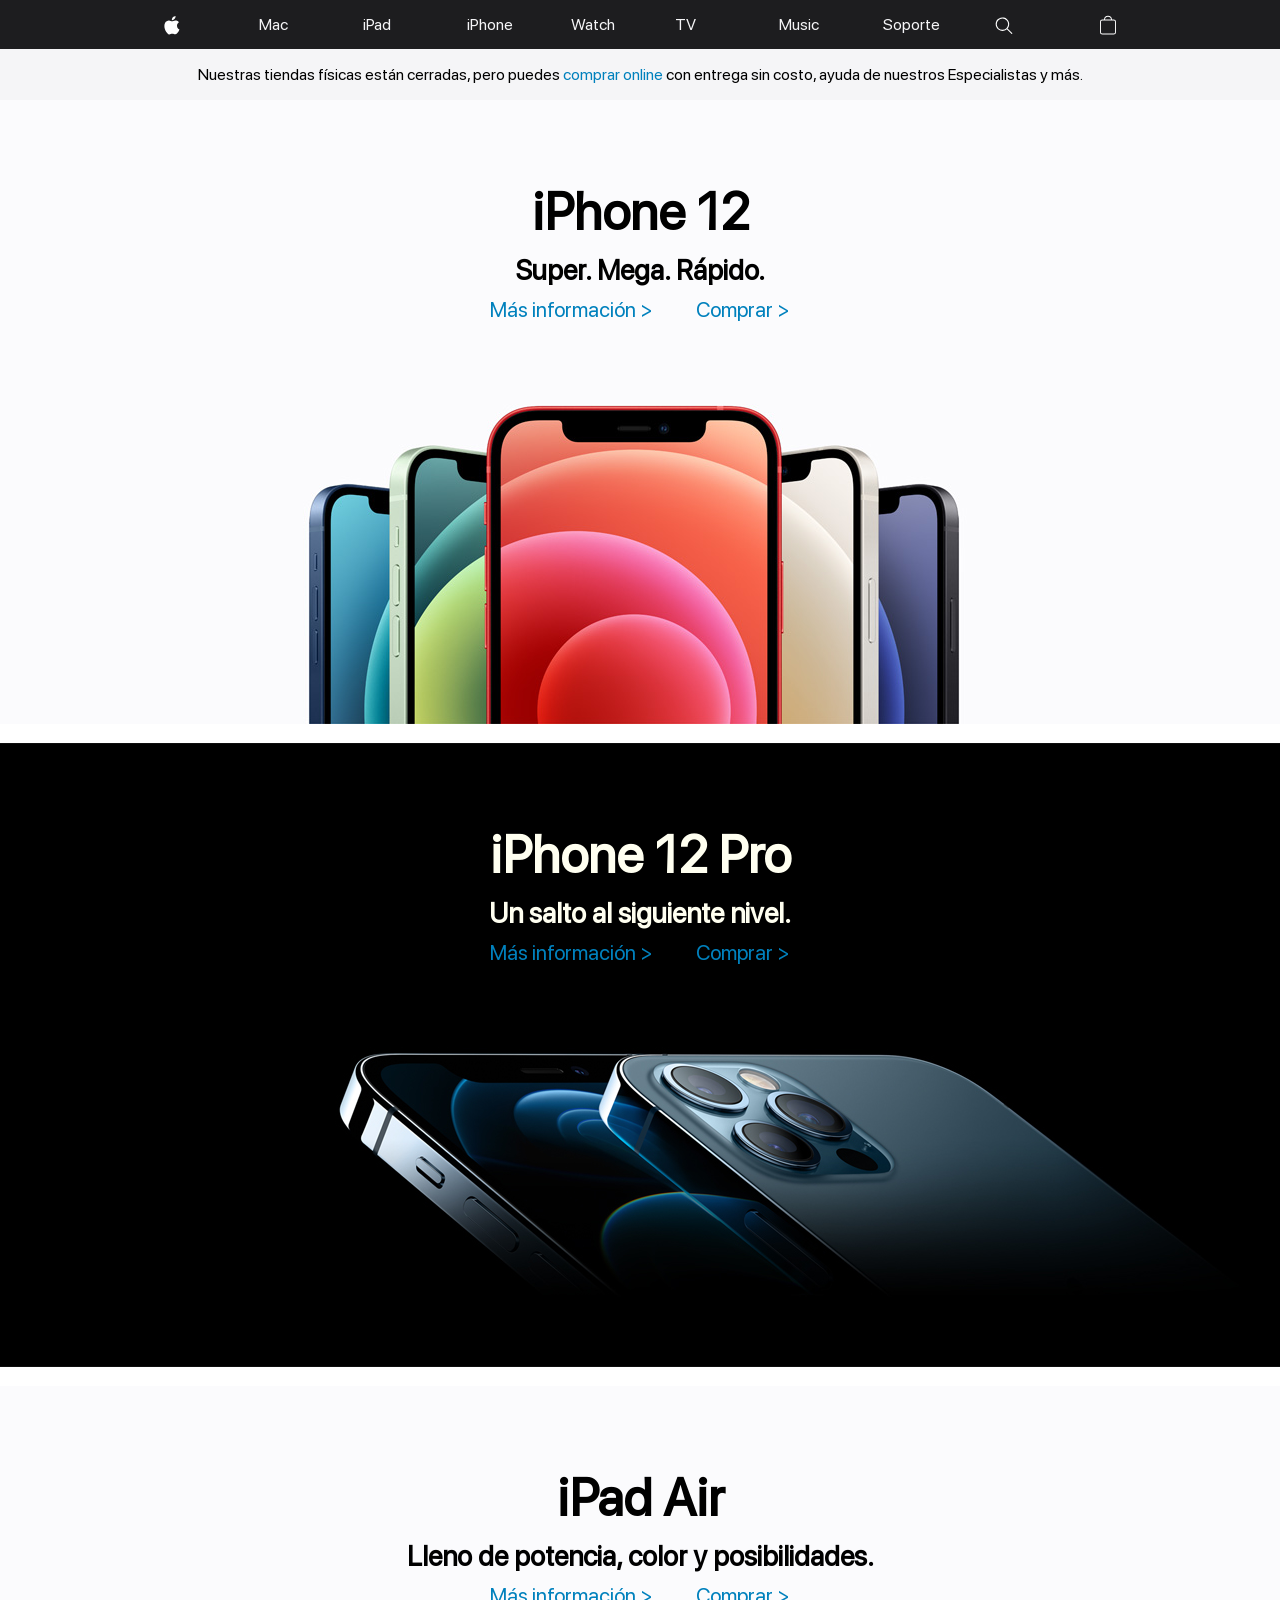
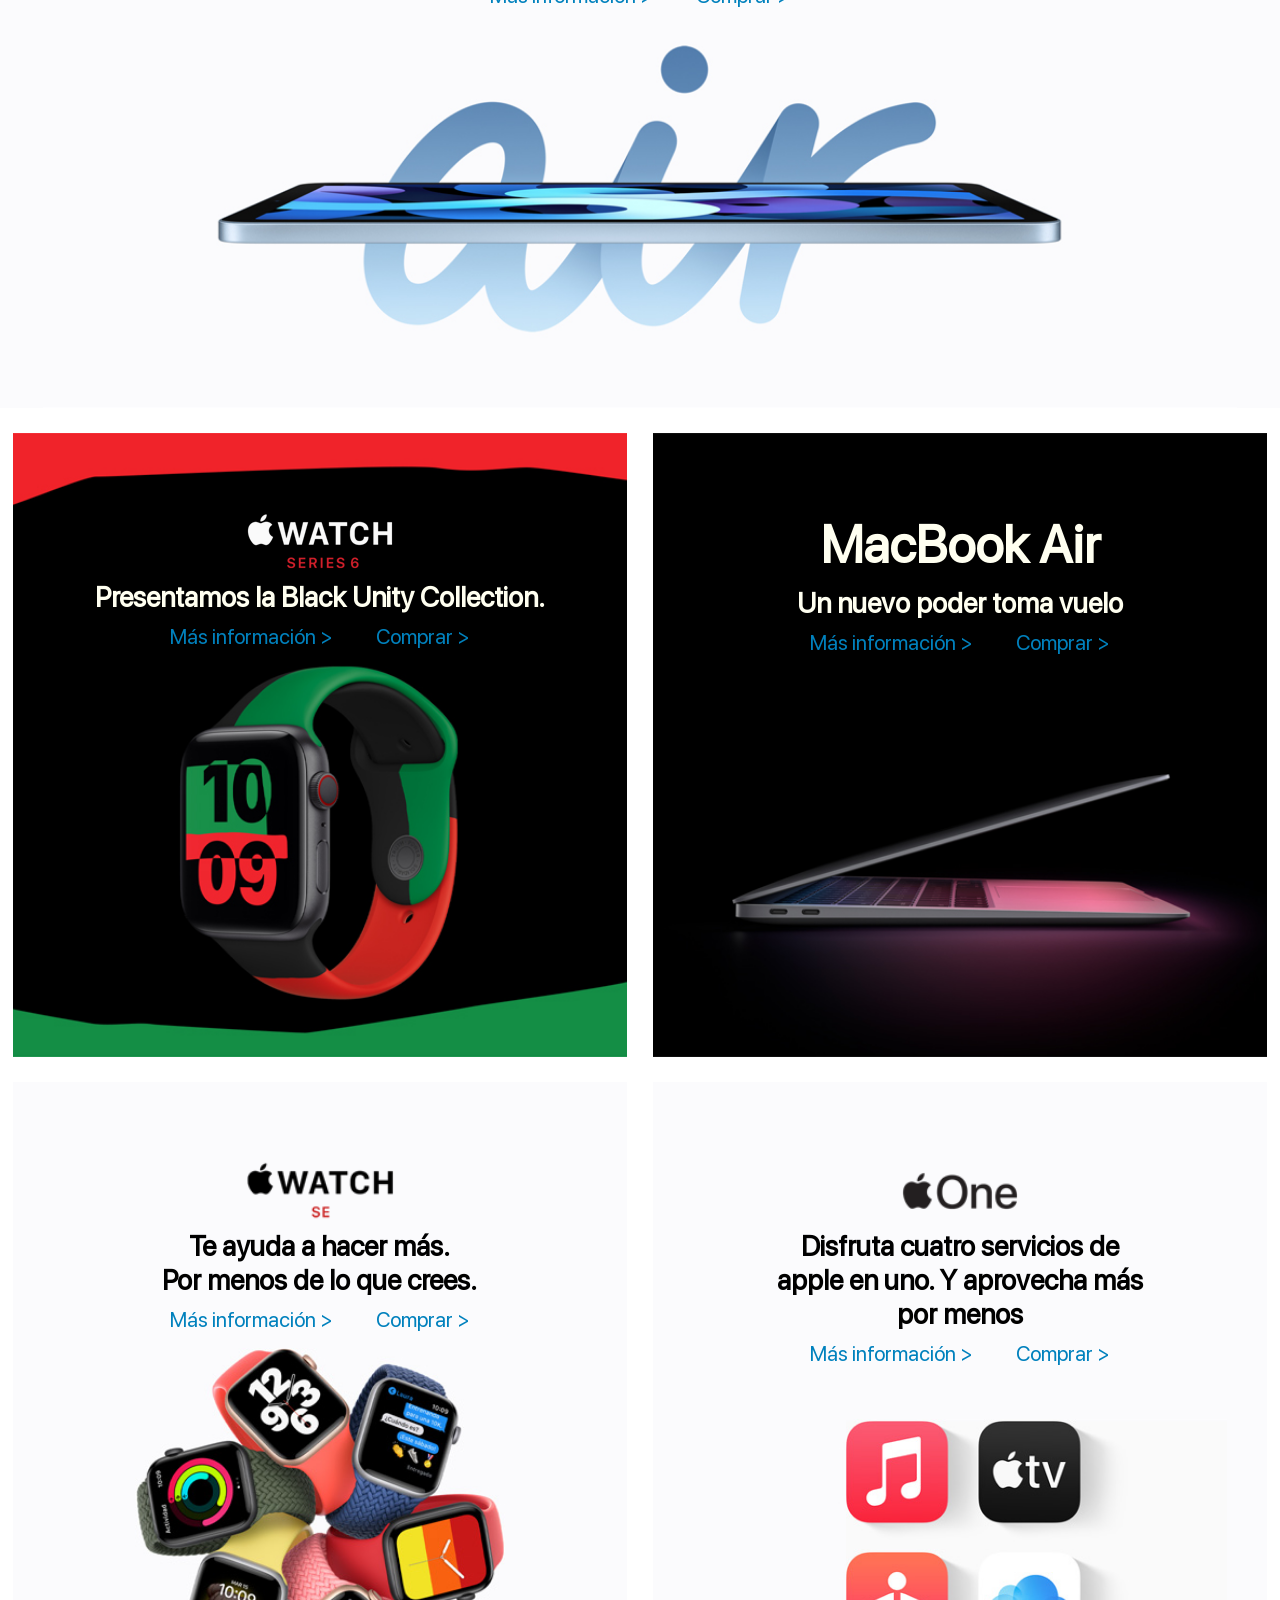
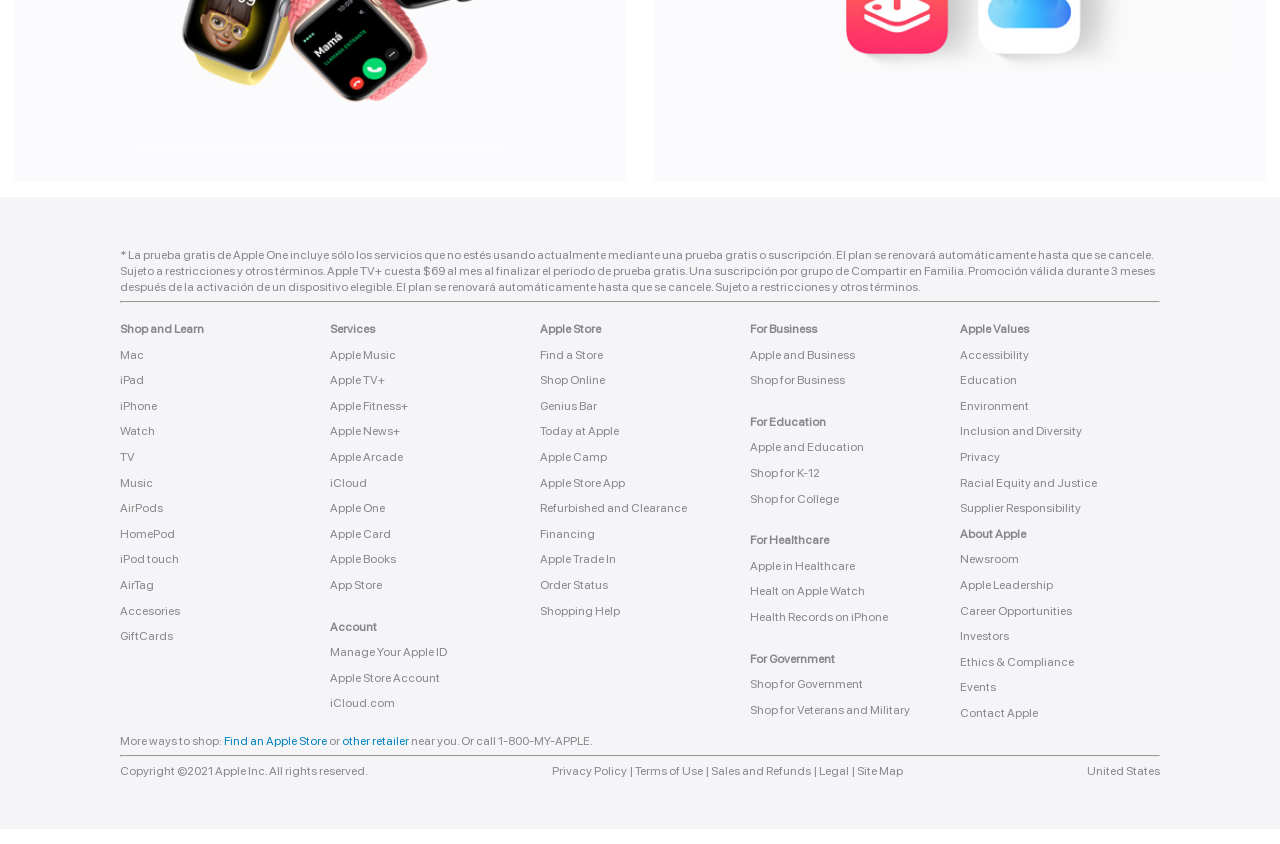
<file: Apple/index.html>
<!DOCTYPE html>
<html lang="es">
    <head>
        <meta charset="UTF-8" />
        <title>Apple (México)</title>
        <link rel="icon" type="image/svg" href="./Images/apple-logo.svg" />
        <link rel="stylesheet" href="./index.css" />
    </head>
    <body>
        <header>
            <ol class="menu-header">
                <li class="menu-element home"></li>
                <li class="menu-element">Mac</li>
                <li class="menu-element">iPad</li>
                <li class="menu-element">iPhone</li>
                <li class="menu-element">Watch</li>
                <li class="menu-element">TV</li>
                <li class="menu-element">Music</li>
                <li class="menu-element">Soporte</li>
                <li class="menu-element search"></li>
                <li class="menu-element store"></li>
            </ol>
        </header>
        <section class="advice">
            <p>
                Nuestras tiendas físicas están cerradas, pero puedes <a href="#">comprar online</a> con entrega sin costo, ayuda de nuestros Especialistas y más.
            </p>
        </section>
        <section class="products big">
            <div class="content-box" id="imagen-iphone-12">
                <a href="#"></a>
                <div class="contenido">
                    <h2>iPhone 12</h2>
                    <h3>Super. Mega. Rápido.</h3>
                </div>
                <div class="links">
                    <a href="#">Más información ></a>
                    <a href="#">Comprar ></a>
                </div>
            </div>
            <br>
        </section>
        <section class="products big">
            <div class="content-box" id="imagen-iphone-12-Pro">
                <a href="#"></a>
                <div class="contenido">
                    <h2>iPhone 12 Pro</h2>
                    <h3>Un salto al siguiente nivel.</h3>
                </div>
                <div class="links">
                    <a href="#">Más información ></a>
                    <a href="#">Comprar ></a>
                </div>
            </div>
            <br>
        </section>
        <section class="products big">
            <div class="content-box ipad-air" >
                <a href="#"></a>
                <div class="contenido">
                    <h2>iPad Air</h2>
                    <h3>Lleno de potencia, color y posibilidades.</h3>
                </div>
                <div class="links">
                    <a href="#">Más información ></a>
                    <a href="#">Comprar ></a>
                </div>
            </div>
            <figure id="imagen-ipad-air"></figure>
        </section>
        <section class="products-small">
            <div class="content-box small" id="imagen-watch-series-6">
                <a href="#"></a>
                <div class="contenido">
                    <h2 id="logo-watch-series-6"></h2>
                    <h3>Presentamos la Black Unity Collection.</h3>
                </div>
                <div class="links">
                    <a href="#">Más información ></a>
                    <a href="#">Comprar ></a>
                </div>
            </div>
            <div class="content-box small" id="imagen-macbook-air">
                <a href="#"></a>
                <div class="contenido">
                    <h2>MacBook Air</h2>
                    <h3>Un nuevo poder toma vuelo</h3>
                </div>
                <div class="links">
                    <a href="#">Más información ></a>
                    <a href="#">Comprar ></a>
                </div>
            </div>
            <div class="content-box small" id="section-watch-series-se">
                <a href="#"></a>
                <div class="contenido">
                    <h2 id="logo-watch-series-SE"></h2>
                    <h3>Te ayuda a hacer más. <br> Por menos de lo que crees.</h3>
                </div>
                <div class="links">
                    <a href="#">Más información ></a>
                    <a href="#">Comprar ></a>
                </div>
                <figure id="imagen-watch-series-SE"></figure>
            </div>
            <div class="content-box small" id="section-apple-one">
                <a href="#"></a>
                <div class="contenido">
                    <h2 id="logo-apple-one"></h2>
                    <h3>Disfruta cuatro servicios de <br>apple en uno. Y aprovecha más <br>por menos</h3>
                </div>
                <div class="links">
                    <a href="#">Más información ></a>
                    <a href="#">Comprar ></a>
                </div>
                <figure id="imagen-apple-one"></figure>
            </div>
        </section>
        <footer>
            <section class="footer-advice">* La prueba gratis de Apple One incluye sólo los servicios que no estés usando actualmente mediante una prueba gratis o suscripción. El plan se renovará automáticamente hasta que se cancele. Sujeto a restricciones y otros términos.
                Apple TV+ cuesta $69 al mes al finalizar el periodo de prueba gratis. Una suscripción por grupo de Compartir en Familia. Promoción válida durante 3 meses después de la activación de un dispositivo elegible. El plan se renovará automáticamente hasta que se cancele. Sujeto a restricciones y otros términos.
            </section>
            <hr>
            <section class="columnas-footer">
                <section class="columna">
                    <ul>
                        <li class="elemento head">Shop and Learn</li>
                        <li class="elemento"><a href="#">Mac</a></li>
                        <li class="elemento"><a href="#">iPad</a></li>
                        <li class="elemento"><a href="#">iPhone</a></li>
                        <li class="elemento"><a href="#">Watch</a></li>
                        <li class="elemento"><a href="#">TV</a></li>
                        <li class="elemento"><a href="#">Music</a></li>
                        <li class="elemento"><a href="#">AirPods</a></li>
                        <li class="elemento"><a href="#">HomePod</a></li>
                        <li class="elemento"><a href="#">iPod touch</a></li>
                        <li class="elemento"><a href="#">AirTag</a></li>
                        <li class="elemento"><a href="#">Accesories</a></li>
                        <li class="elemento"><a href="#">GiftCards</a></li>
                    </ul>
                </section>
                <section class="columna">
                    <ul>
                        <li class="elemento head">Services</li>
                        <li class="elemento"><a href="#">Apple Music</a></li>
                        <li class="elemento"><a href="#">Apple TV+</a></li>
                        <li class="elemento"><a href="#">Apple Fitness+</a></li>
                        <li class="elemento"><a href="#">Apple News+</a></li>
                        <li class="elemento"><a href="#">Apple Arcade</a></li>
                        <li class="elemento"><a href="#">iCloud</a></li>
                        <li class="elemento"><a href="#">Apple One</a></li>
                        <li class="elemento"><a href="#">Apple Card</a></li>
                        <li class="elemento"><a href="#">Apple Books</a></li>
                        <li class="elemento"><a href="#">App Store</a></li>
                        <br>
                        <li class="elemento head">Account</li>
                        <li class="elemento"><a href="#">Manage Your Apple ID</a></li>
                        <li class="elemento"><a href="#">Apple Store Account</a></li>
                        <li class="elemento"><a href="#">iCloud.com</a></li>
                    </ul>
                </section>
                <section class="columna">
                    <ul>
                        <li class="elemento head">Apple Store</li>
                        <li class="elemento"><a href="#">Find a Store</a></li>
                        <li class="elemento"><a href="#">Shop Online</a></li>
                        <li class="elemento"><a href="#">Genius Bar</a></li>
                        <li class="elemento"><a href="#">Today at Apple</a></li>
                        <li class="elemento"><a href="#">Apple Camp</a></li>
                        <li class="elemento"><a href="#">Apple Store App</a></li>
                        <li class="elemento"><a href="#">Refurbished and Clearance</a></li>
                        <li class="elemento"><a href="#">Financing</a></li>
                        <li class="elemento"><a href="#">Apple Trade In</a></li>
                        <li class="elemento"><a href="#">Order Status</a></li>
                        <li class="elemento"><a href="#">Shopping Help</a></li>
                    </ul>
                </section>
                <section class="columna">
                    <ul>
                        <li class="elemento head">For Business</li>
                        <li class="elemento"><a href="#">Apple and Business</a></li>
                        <li class="elemento"><a href="#">Shop for Business</a></li><br>
                        <li class="elemento head">For Education</li>
                        <li class="elemento"><a href="#">Apple and Education</a></li>
                        <li class="elemento"><a href="#">Shop for K-12</a></li>
                        <li class="elemento"><a href="#">Shop for College</a></li><br>
                        <li class="elemento head">For Healthcare</li>
                        <li class="elemento"><a href="#">Apple in Healthcare</a></li>
                        <li class="elemento"><a href="#">Healt on Apple Watch</a></li>
                        <li class="elemento"><a href="#">Health Records on iPhone</a></li><br>
                        <li class="elemento head">For Government</li>
                        <li class="elemento"><a href="#">Shop for Government</a></li>
                        <li class="elemento"><a href="#">Shop for Veterans and Military</a></li>
                    </ul>
                </section>
                <section class="columna">
                    <ul>
                        <li class="elemento head">Apple Values</li>
                        <li class="elemento"><a href="#">Accessibility</a></li>
                        <li class="elemento"><a href="#">Education</a></li>
                        <li class="elemento"><a href="#">Environment</a></li>
                        <li class="elemento"><a href="#">Inclusion and Diversity</a></li>
                        <li class="elemento"><a href="#">Privacy</a></li>
                        <li class="elemento"><a href="#">Racial Equity and Justice</a></li>
                        <li class="elemento"><a href="#">Supplier Responsibility</a></li>
                        <li class="elemento head">About Apple</li>
                        <li class="elemento"><a href="#">Newsroom</a></li>
                        <li class="elemento"><a href="#">Apple Leadership</a></li>
                        <li class="elemento"><a href="#">Career Opportunities</a></li>
                        <li class="elemento"><a href="#">Investors</a></li>
                        <li class="elemento"><a href="#">Ethics & Compliance</a></li>
                        <li class="elemento"><a href="#">Events</a></li>
                        <li class="elemento"><a href="#">Contact Apple</a></li>
                    </ul>
                </section>
            </section>
            <div class="footer-advice">
                More ways to shop: 
                <a href="#">Find an Apple Store</a> or <a href="#">other retailer</a>
                 near you. 
                <span>Or call 1-800-MY-APPLE.</span>
            </div>
            <hr>
            <section class="footer-last">
                <div class= "inline">Copyright ©2021 Apple Inc. All rights reserved.
                </div>
                <div class="inline">
                    <a href="#">Privacy Policy</a> | 
                    <a href="#">Terms of Use</a> | 
                    <a href="#">Sales and Refunds</a> | 
                    <a href="#">Legal</a> | 
                    <a href="#">Site Map</a>
                </div>
                <a href="#">United States</a>
            </section>
            </footer>
    </body>
</html>
</file>
<file: Apple/index.css>
/*

Color azul link: rgb(0, 129, 189);
*/

@font-face{
    font-family: "apple";
    src: url("./Fonts/SFProDisplay.ttf");
}
/* @font-face{
    font-family: "apple-texto";
    src: url("./Fonts/");
} */
body{
    margin: 0;
    font-family: "apple";
}
.menu-header{
    background-color: #1d1d1f;
    display: flex;
    justify-content: space-around;
    align-content: center;
    padding: 0 120px 0 120px;
    margin: 0;
}
.menu-element{
    color: #f5f5f7;
    list-style: none;
    height: 34px;
    width: 34px;
    margin: inherit;
    margin-top: 15px;
}
.menu-element.home{
    background-position-y: -10px;
    background-position-x: center;
    background-image: url("./Images/apple-logo.svg");
    background-size: 16px 44px;
    background-repeat: no-repeat;
}
.menu-element.search{
    background-position-y: -10px;
    background-position-x: center;
    background-image: url("./Images/search-icon.svg");
    background-size: 18px 84px;
    background-repeat: no-repeat;
}
.menu-element.store{
    background-position-y: -10px;
    background-position-x: center;
    background-image: url("./Images/store.svg");
    background-size: 16px 44px;
    background-repeat: no-repeat;
}
.advice{
    background-color: #f5f5f7;
    display: flex;
    justify-content: center;
}
.advice a{
    text-decoration: none;
    color: rgb(0, 129, 189);
}
.content-box{
    height: 624px;
    width: 100%;
}
.content-box.ipad-air{
    height: auto;
    width: 100%;
    background-color: rgb(251, 251, 253);
}
#imagen-iphone-12{
    background-image: url('./Images/iphone_12.jpg');
    /* background-size: 210% 624px; */
    background-size: cover;
    background-repeat: no-repeat;
    background-position: center;
}
#imagen-iphone-12-Pro{
    background-image: url('./Images/iphone_12_pro.jpg');
    /* background-size: 210% 624px; */
    background-size: cover;
    background-repeat: no-repeat;
    background-position: center;
    color: ivory;
}
#imagen-ipad-air{
    background-color: rgb(251, 251, 253);
    background-image: url('./Images/ipad_air.jpg');
    background-size:contain;
    background-repeat: no-repeat;
    background-position: center;
    /* background-position-y: 250px; */
    height: 400px;
    margin: 0 0 auto 0;
}
.contenido{
    margin-top: 0;
    margin-left: auto;
    margin-right: auto;
    width: 500px;
    padding-top: 80px;
    display: flex;
    flex-direction: column;
    justify-content: center;
    align-items: center;
}
.contenido h2{
    margin: 0;
    font-size: 52px;
}
.contenido h3{
    margin: 10px 0 0 0;
    font-size: 28px;
}
.links{
    width: 300px;
    margin-top: 10px;
    margin-left: auto;
    margin-right: auto;
    display: flex;
    justify-content: space-between;
}
.links a{
    font-size: 21px;
    text-decoration: none;
    color: rgb(0, 129, 189);
}
.products-small{
    display: flex;
    flex-wrap: wrap;
    justify-content: space-around;
    text-align: center;
}
.small{
    width: 48%;
    margin-top: 25px;
}
#section-watch-series-se,
#section-apple-one{
    background-color: rgb(251, 251, 253);
    height: 700px;
}
#imagen-watch-series-6,
#imagen-macbook-air,
#logo-watch-series-6,
#imagen-watch-series-SE,
#logo-watch-series-SE,
#logo-apple-one,
#imagen-apple-one{
    background-size: cover;
    background-repeat: no-repeat;
    background-position: center;
}
#imagen-watch-series-6{
    color: ivory;
    background-image: url("./Images/watch-series-6.jpg");
}
#logo-watch-series-6{
    background-image: url("./Images/watch-series-6-logo.jpg");
    height: 57px;
    width: 148px;
}
#imagen-macbook-air{
    background-image: url("./Images/macbook-air.jpg");
    color: ivory;
}
#imagen-watch-series-SE{
    background-image: url("./Images/watch-se.jpg");
    background-size: contain;
    width: cover;
    height: 400px;
}
#logo-watch-series-SE{
    background-image: url("./Images/watch-se-logo.png");
    height: 57px;
    width: 148px;
}
#logo-apple-one{
    background-image: url("./Images/apple-one-logo.png");
    background-size: contain;
    height: 57px;
    width: 148px;
}
#imagen-apple-one{
    background-image: url("./Images/apple-one.jpg");
    background-size: contain;
    width: cover;
    height: 400px;
}
footer{
    margin: 15px 0;
    padding: 50px 120px;
    background-color: #f5f5f7;
    color: #86868b;
    font-size: 12px;
    font-weight: 400;
    letter-spacing: -.01em;
    letter-spacing: normal;
    line-height: 1.33337;
}
.columnas-footer{
    display: flex;
    justify-content: space-between;
}
.columnas-footer .columna{
    width: 200px;
}
.columnas-footer .columna .elemento{
    list-style: none;
    margin: 0 0 9.6px;
}
.columnas-footer .columna .head{
    font-weight: bold;
}
.columnas-footer .columna .elemento a{
    color: inherit;
    text-decoration: none;
}
.columnas-footer .columna .elemento a:hover{
    text-decoration: underline;
}
.columnas-footer .columna ul{
    margin-left: 0;
    padding: 0;
}
.footer-advice{
    border-bottom: 1px;
    border-color: #86868b;
}
.footer-advice a{
    color: rgb(0, 129, 189);
    text-decoration: none;
}
.footer-advice a:hover{
    text-decoration: underline;
}
.inline{
    display: inline-block;
}
.footer-last{
    display: flex;
    justify-content: space-between;
    color: inherit;
}
.inline a, .footer-last a, .footer-last .inline a{
    color: inherit;
    text-decoration: none;
}
.inline a, .footer-last a:hover{
    text-decoration: underline;
}
.footer-last{
    color: #86868b;
}
</file>
